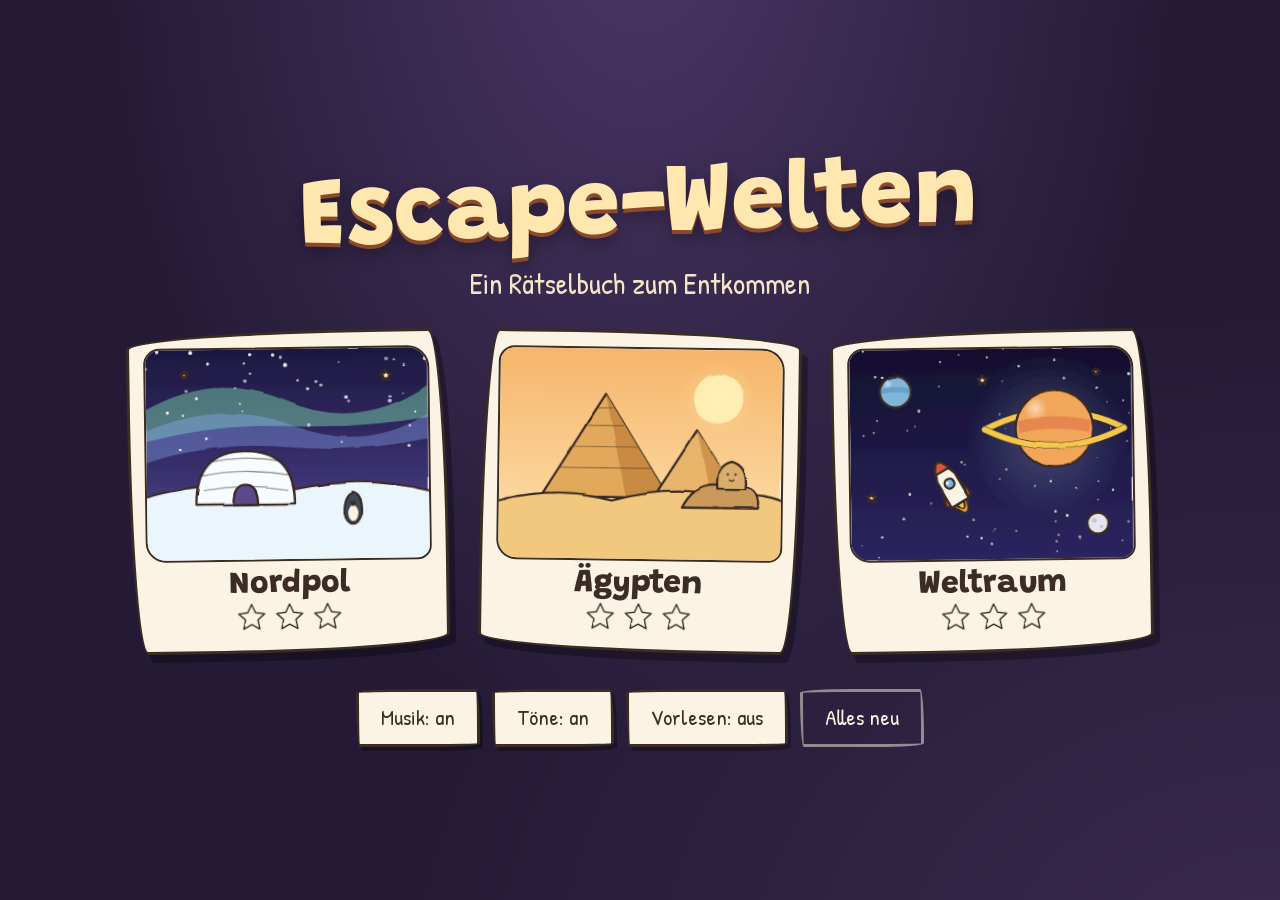
<file: index.html>
<!doctype html>
<html lang="de">
<head>
  <meta charset="utf-8">
  <meta name="viewport" content="width=device-width, initial-scale=1, viewport-fit=cover, user-scalable=no">
  <title>Escape-Welten</title>
  <meta name="description" content="Ein Escape-Buch zum Spielen: Rätsel für Kinder am Nordpol, in Ägypten und im Weltraum.">
  <meta name="theme-color" content="#2a1f3d">
  <meta name="apple-mobile-web-app-capable" content="yes">
  <meta name="mobile-web-app-capable" content="yes">
  <meta name="apple-mobile-web-app-status-bar-style" content="black-translucent">
  <meta name="apple-mobile-web-app-title" content="Escape-Welten">
  <meta name="format-detection" content="telephone=no">
  <link rel="manifest" href="manifest.webmanifest">
  <link rel="icon" href="icons/icon.svg" type="image/svg+xml">
  <link rel="apple-touch-icon" href="icons/apple-touch-icon.png">
  <link rel="preload" href="fonts/patrick-hand.woff2" as="font" type="font/woff2" crossorigin>
  <link rel="stylesheet" href="style.css">
</head>
<body>
  <!-- Zeichen-Filter: machen alle Linien leicht wackelig wie mit der Hand gezeichnet -->
  <svg width="0" height="0" style="position:absolute" aria-hidden="true">
    <defs>
      <filter id="rough" x="-10%" y="-10%" width="120%" height="120%">
        <feTurbulence type="fractalNoise" baseFrequency="0.035" numOctaves="2" seed="3" result="n"/>
        <feDisplacementMap in="SourceGraphic" in2="n" scale="2.6" xChannelSelector="R" yChannelSelector="G"/>
      </filter>
      <filter id="rough-bg" x="-2%" y="-2%" width="104%" height="104%">
        <feTurbulence type="fractalNoise" baseFrequency="0.006" numOctaves="2" seed="7" result="n"/>
        <feDisplacementMap in="SourceGraphic" in2="n" scale="9" xChannelSelector="R" yChannelSelector="G"/>
      </filter>
      <pattern id="hatch" width="6" height="6" patternUnits="userSpaceOnUse" patternTransform="rotate(40)">
        <line x1="0" y1="0" x2="0" y2="6" stroke="#3b2c24" stroke-width="1" opacity=".22"/>
      </pattern>
      <pattern id="hatch-bg" width="16" height="16" patternUnits="userSpaceOnUse" patternTransform="rotate(40)">
        <line x1="0" y1="0" x2="0" y2="16" stroke="#3b2c24" stroke-width="2" opacity=".14"/>
      </pattern>
      <radialGradient id="glow-warm">
        <stop offset="0" stop-color="#fff2c2" stop-opacity=".9"/>
        <stop offset="1" stop-color="#ffd27a" stop-opacity="0"/>
      </radialGradient>
      <radialGradient id="glow-cool">
        <stop offset="0" stop-color="#e8fbff" stop-opacity=".9"/>
        <stop offset="1" stop-color="#9fe3ff" stop-opacity="0"/>
      </radialGradient>
      <linearGradient id="sky-night" x1="0" y1="0" x2="0" y2="1">
        <stop offset="0" stop-color="#1c1840"/>
        <stop offset=".6" stop-color="#3a3170"/>
        <stop offset="1" stop-color="#6b5aa0"/>
      </linearGradient>
      <linearGradient id="sky-day" x1="0" y1="0" x2="0" y2="1">
        <stop offset="0" stop-color="#a9d6f0"/>
        <stop offset="1" stop-color="#eaf6fb"/>
      </linearGradient>
      <linearGradient id="sky-desert" x1="0" y1="0" x2="0" y2="1">
        <stop offset="0" stop-color="#f6b56b"/>
        <stop offset="1" stop-color="#fde3b0"/>
      </linearGradient>
      <linearGradient id="space" x1="0" y1="0" x2="0" y2="1">
        <stop offset="0" stop-color="#120f2e"/>
        <stop offset="1" stop-color="#2c2560"/>
      </linearGradient>
      <radialGradient id="shine" cx="35%" cy="30%" r="70%">
        <stop offset="0" stop-color="#fff" stop-opacity=".55"/>
        <stop offset=".5" stop-color="#fff" stop-opacity="0"/>
      </radialGradient>
    </defs>
  </svg>

  <!-- Buchdeckel / Startseite -->
  <section id="screen-home" class="screen active">
    <div class="cover">
      <h1 class="cover-title">Escape-Welten</h1>
      <p class="cover-sub">Ein Rätselbuch zum Entkommen</p>
      <div id="world-list" class="world-list"></div>
      <div class="cover-foot">
        <button id="btn-music" class="chip" type="button"></button>
        <button id="btn-sound" class="chip" type="button"></button>
        <button id="btn-voice" class="chip" type="button"></button>
        <button id="btn-reset" class="chip ghost" type="button">Alles neu</button>
      </div>
    </div>
  </section>

  <!-- Kapitelauswahl einer Welt -->
  <section id="screen-world" class="screen">
    <header class="bar">
      <button class="iconbtn" data-back="home" type="button" aria-label="Zurück"><span data-icon="back"></span></button>
      <h2 id="world-title"></h2>
      <span class="iconbtn-space"></span>
    </header>
    <div id="adventure-list" class="adventure-list"></div>
  </section>

  <!-- Spiel -->
  <section id="screen-game" class="screen">
    <header class="bar">
      <button class="iconbtn" data-back="world" type="button" aria-label="Zurück"><span data-icon="back"></span></button>
      <h2 id="game-title"></h2>
      <button id="btn-notes" class="iconbtn" type="button" aria-label="Notizbuch"><span data-icon="notebook"></span><b id="notes-count" class="count" hidden></b></button>
      <button id="btn-hint" class="iconbtn" type="button" aria-label="Tipp"><span data-icon="bulb"></span></button>
    </header>
    <div class="stage">
      <div id="page" class="page">
        <div id="scene" class="scene">
          <div id="scene-bg" class="scene-bg"></div>
          <div id="objects" class="objects"></div>
          <div id="fx" class="fx" aria-hidden="true"></div>
          <div id="darkness" class="darkness"></div>
          <div class="paper-grain"></div>
          <div id="page-label" class="page-label"></div>
        </div>
      </div>
    </div>
    <footer class="hud">
      <div class="backpack">
        <span class="backpack-icon" data-icon="backpack"></span>
        <div id="inventory" class="inv-items"></div>
      </div>
      <div id="bubble" class="bubble" aria-live="polite">
        <p id="bubble-text"></p>
        <button id="bubble-say" class="iconbtn small" type="button" aria-label="Vorlesen"><span data-icon="speaker"></span></button>
      </div>
    </footer>
  </section>

  <!-- Rätsel-Fenster -->
  <div id="modal" class="modal" hidden>
    <div class="modal-card paper">
      <button id="modal-close" class="iconbtn small close" type="button" aria-label="Schließen"><span data-icon="close"></span></button>
      <p id="modal-prompt" class="modal-prompt"></p>
      <div id="modal-body"></div>
    </div>
  </div>

  <!-- Notizbuch -->
  <div id="notes" class="modal" hidden>
    <div class="modal-card notebook">
      <button id="notes-close" class="iconbtn small close" type="button" aria-label="Schließen"><span data-icon="close"></span></button>
      <h3>Mein Notizbuch</h3>
      <ul id="notes-list"></ul>
    </div>
  </div>

  <!-- Gewonnen -->
  <div id="win" class="modal" hidden>
    <div class="modal-card paper win-card">
      <div class="win-art" id="win-art"></div>
      <h2>Geschafft!</h2>
      <p id="win-text"></p>
      <div class="win-actions">
        <button id="win-world" class="chip" type="button">Zum Kapitel-Menü</button>
        <button id="win-next" class="chip primary" type="button">Nächstes Abenteuer</button>
      </div>
    </div>
  </div>

  <div id="confetti" class="confetti" aria-hidden="true"></div>

  <script src="engine/art-common.js"></script>
  <script src="worlds/nordpol.js"></script>
  <script src="worlds/aegypten.js"></script>
  <script src="worlds/weltraum.js"></script>
  <script src="engine/music.js"></script>
  <script src="engine/game.js"></script>
</body>
</html>
</file>
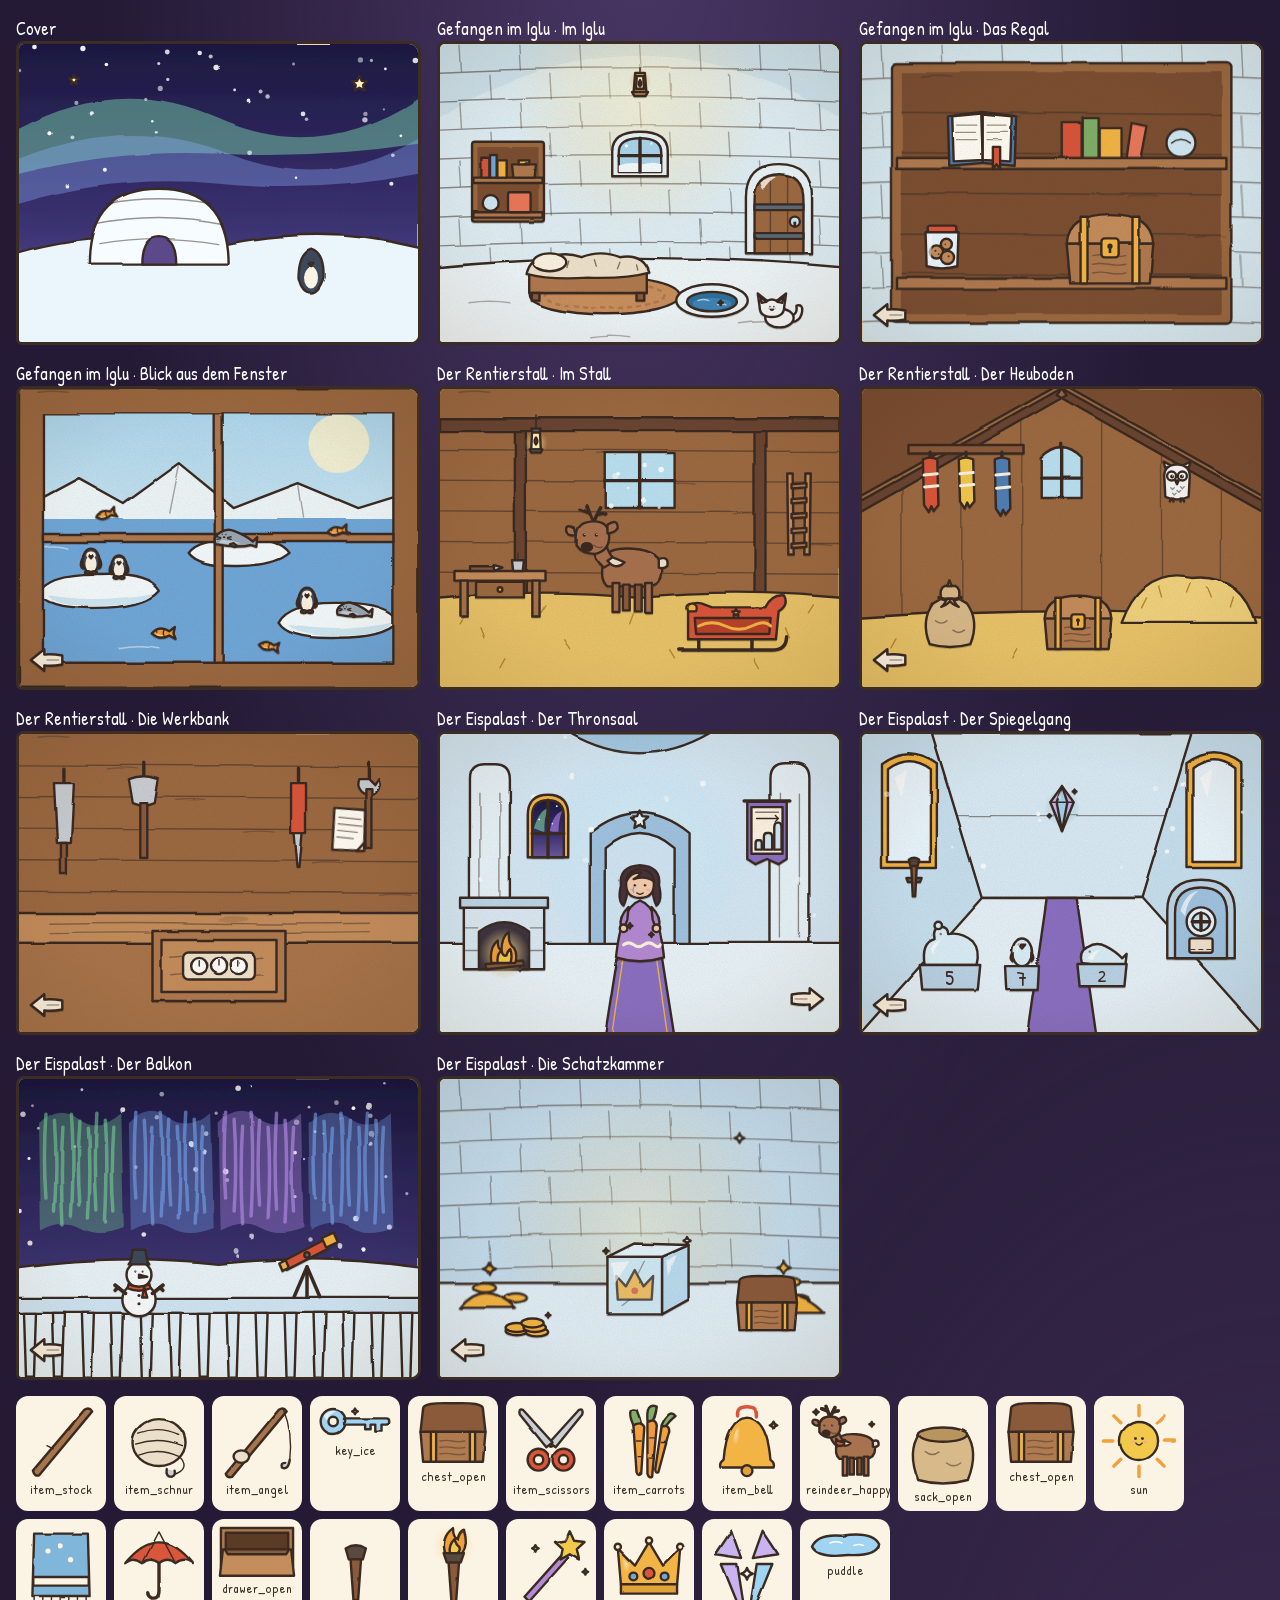
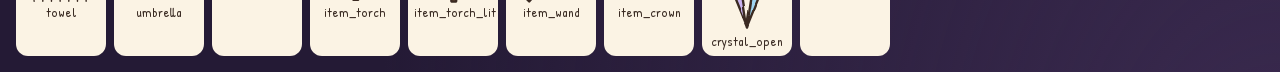
<file: tools/gallery.html>
<!doctype html>
<html lang="de">
<head>
  <meta charset="utf-8">
  <title>Galerie</title>
  <link rel="stylesheet" href="../style.css">
  <style>
    html, body { overflow: auto; height: auto; }
    body { padding: 16px; }
    .grid { display: grid; grid-template-columns: repeat(var(--cols, 3), 1fr); gap: 16px; }
    .cell { color: #fff; font-size: 18px; }
    .cell .scene { aspect-ratio: 4/3; height: auto; --u: 1cqw; container-type: inline-size; }
    .cell .obj[hidden] { display: block !important; opacity: .45; outline: 2px dashed #f0f; }
    .items { display: flex; flex-wrap: wrap; gap: 8px; margin-top: 16px; }
    .items div { width: 90px; background: #fbf3e4; border-radius: 12px; padding: 6px; text-align: center; font-size: 13px; }
  </style>
</head>
<body>
  <!-- gleiche Filter wie im Spiel -->
  <svg width="0" height="0" style="position:absolute" id="defs-host"></svg>
  <div class="grid" id="grid"></div>
  <div class="items" id="items"></div>
  <script src="../engine/art-common.js"></script>
  <script src="../worlds/nordpol.js"></script>
  <script src="../worlds/aegypten.js"></script>
  <script src="../worlds/weltraum.js"></script>
  <script>
    // Filter/Verläufe aus index.html übernehmen
    fetch('../index.html').then((r) => r.text()).then((html) => {
      const m = html.match(/<defs>[\s\S]*?<\/defs>/);
      document.getElementById('defs-host').innerHTML = m[0];
    });
    const q = new URLSearchParams(location.search);
    const world = q.get('w') || 'nordpol';
    const advFilter = q.get('a');
    document.body.style.setProperty('--cols', q.get('cols') || 3);
    const grid = document.getElementById('grid');
    const w = WORLDS.find((x) => x.id === world);
    if (!advFilter) {
      grid.insertAdjacentHTML('beforeend', `<div class="cell">Cover<div class="scene">${art(w.cover)}</div></div>`);
    }
    for (const adv of w.adventures) {
      if (advFilter && adv.id !== advFilter) continue;
      for (const [pid, p] of Object.entries(adv.pages)) {
        const objs = p.objects.map((o) => `<div class="obj${o.static ? ' static' : ''}" ${o.hidden ? 'hidden' : ''} style="left:${o.x}%;top:${o.y}%;width:${o.w}%;${o.rot ? `rotate:${o.rot}deg;` : ''}${o.z ? `z-index:${o.z}` : ''}">${art(o.art)}</div>`).join('');
        const back = p.back ? `<div class="obj" style="left:7%;top:91%;width:9%">${art('nav_left')}</div>` : '';
        grid.insertAdjacentHTML('beforeend', `<div class="cell">${adv.title} · ${p.name}<div class="scene"><div class="scene-bg">${art(p.bg)}</div><div class="objects">${objs}${back}</div><div class="paper-grain"></div></div></div>`);
      }
      const extra = new Set();
      Object.values(adv.items).forEach((it) => extra.add(it.art));
      Object.values(adv.pages).forEach((p) => p.objects.forEach((o) => { if (o.become) extra.add(o.become); if (o.puzzle) (o.puzzle.options || []).concat(...(o.puzzle.wheels || [])).forEach((op) => op.art && extra.add(op.art)); }));
      document.getElementById('items').insertAdjacentHTML('beforeend', [...extra].map((a) => `<div>${art(a)}${a}</div>`).join(''));
    }
  </script>
</body>
</html>
</file>
<file: style.css>
@font-face {
  font-family: 'Patrick Hand';
  src: url(fonts/patrick-hand.woff2) format('woff2');
  font-display: swap;
}
@font-face {
  font-family: 'Grandstander';
  src: url(fonts/grandstander-800.woff) format('woff');
  font-weight: 800;
  font-display: swap;
}

:root {
  --ink: #3b2c24;
  --paper: #fbf3e4;
  --paper-2: #f3e5c8;
  --night: #241a35;
  --accent: #e8743b;
  --good: #4f9d5d;
  --gold: #f2b544;
  --hand: 'Patrick Hand', 'Comic Sans MS', 'Chalkboard SE', system-ui, sans-serif;
  --title: 'Grandstander', 'Patrick Hand', 'Chalkboard SE', system-ui, sans-serif;
  /* handgezeichnete, ungleichmäßige Ecken */
  --wobbly: 255px 18px 225px 18px / 18px 225px 18px 255px;
  --wobbly-2: 18px 225px 18px 255px / 255px 18px 225px 18px;
  --app-h: 100%;
}

* { box-sizing: border-box; }

/*
 * iPad-Fix gegen den weißen Balken unten: Als Home-Bildschirm-App mit durchsichtiger
 * Statusleiste ist der Viewport auf iOS um die Statusleistenhöhe zu kurz. Darum
 * bekommt html eine dunkle Hintergrundfarbe und mindestens die volle Höhe inkl. Statusleiste,
 * und game.js setzt --app-h im Standalone-Modus auf die echte Bildschirmhöhe.
 */
html {
  background: var(--night);
  height: 100%;
  min-height: calc(100% + env(safe-area-inset-top));
}
body {
  margin: 0;
  min-height: calc(100% + env(safe-area-inset-top));
  overflow: hidden;
  overscroll-behavior: none;
  font-family: var(--hand);
  color: var(--ink);
  background:
    radial-gradient(ellipse at 50% -10%, #4a3766 0, transparent 60%),
    radial-gradient(ellipse at 100% 110%, #3a2a4f 0, transparent 50%),
    var(--night);
  -webkit-user-select: none;
  user-select: none;
  -webkit-touch-callout: none;
  -webkit-tap-highlight-color: transparent;
  touch-action: manipulation;
  -webkit-text-size-adjust: 100%;
}

button {
  font: inherit;
  color: inherit;
  border: 0;
  background: none;
  padding: 0;
  cursor: pointer;
  touch-action: manipulation;
}

svg.art { display: block; width: 100%; height: auto; overflow: visible; }
svg.art .o:not([stroke]) { stroke: var(--ink); }
svg.art .thin:not([stroke]), svg.art .thick:not([stroke]) { stroke: var(--ink); }
svg.art .o { stroke-width: 2.4px; stroke-linejoin: round; stroke-linecap: round; vector-effect: non-scaling-stroke; }
svg.art .thin { stroke-width: 1.4px; stroke-linejoin: round; stroke-linecap: round; vector-effect: non-scaling-stroke; fill: none; }
svg.art .thick { stroke-width: 3.4px; stroke-linejoin: round; stroke-linecap: round; vector-effect: non-scaling-stroke; }
svg.art .line { fill: none; }
svg.art .rough { filter: url(#rough); }
svg.art .rough-bg { filter: url(#rough-bg); }

/* ---------- Screens ---------- */
.screen {
  position: fixed;
  top: 0; left: 0; right: 0;
  height: var(--app-h);
  display: none;
  flex-direction: column;
  padding: env(safe-area-inset-top) env(safe-area-inset-right) env(safe-area-inset-bottom) env(safe-area-inset-left);
}
.screen.active { display: flex; }
#screen-home, #screen-world { overflow-y: auto; -webkit-overflow-scrolling: touch; }

/* ---------- Buchdeckel ---------- */
.cover {
  margin: auto;
  width: min(1100px, 100% - 32px);
  padding: clamp(20px, 4vh, 44px) clamp(16px, 3vw, 40px) clamp(20px, 3vh, 32px);
  text-align: center;
}
.cover-title {
  font-family: var(--title);
  font-weight: 800;
  font-size: clamp(46px, 8vw, 96px);
  margin: 0;
  color: #ffe7b0;
  letter-spacing: .01em;
  text-shadow: 0 4px 0 #8a4a2a, 0 8px 18px rgba(0,0,0,.35);
  transform: rotate(-2deg);
}
.cover-sub { color: #f3e5c8; font-size: clamp(22px, 2.8vw, 30px); margin: .2em 0 clamp(16px, 3vh, 32px); }

.world-list {
  display: grid;
  grid-template-columns: repeat(auto-fit, minmax(240px, 1fr));
  gap: clamp(16px, 2.5vw, 32px);
}
.world-card {
  position: relative;
  background: var(--paper);
  border: 3px solid var(--ink);
  border-radius: var(--wobbly);
  padding: 14px 14px 16px;
  box-shadow: 6px 8px 0 rgba(0,0,0,.3);
  transition: transform .15s;
  text-align: center;
}
.world-card:nth-child(odd) { transform: rotate(-.8deg); }
.world-card:nth-child(2) { border-radius: var(--wobbly-2); transform: rotate(.8deg); }
.world-card:active { transform: translateY(4px) rotate(0); box-shadow: 3px 4px 0 rgba(0,0,0,.3); }
.world-card .pic {
  border-radius: 16px 22px 14px 20px;
  overflow: hidden;
  border: 2.5px solid var(--ink);
  aspect-ratio: 4 / 3;
}
.world-card .pic svg { width: 100%; height: 100%; display: block; }
.world-card .name { font-family: var(--title); font-weight: 800; font-size: 32px; margin-top: 8px; }
.stars { display: flex; justify-content: center; gap: 4px; height: 34px; }
.stars span { width: 34px; }

.cover-foot { display: flex; gap: 12px; justify-content: center; flex-wrap: wrap; margin-top: clamp(20px, 4vh, 40px); }

.chip {
  padding: 10px 22px 12px;
  font-size: 22px;
  background: var(--paper);
  border: 3px solid var(--ink);
  border-radius: var(--wobbly);
  box-shadow: 3px 4px 0 rgba(0,0,0,.3);
}
.chip:active { transform: translate(2px, 3px); box-shadow: 1px 1px 0 rgba(0,0,0,.3); }
.chip.primary { background: var(--accent); color: #fff; }
.chip.ghost { background: transparent; color: var(--paper); border-color: rgba(251,243,228,.5); box-shadow: none; }

/* ---------- Leisten ---------- */
.bar {
  display: flex; align-items: center; gap: 10px;
  padding: 8px 14px 4px;
  color: var(--paper);
}
.bar h2 {
  margin: 0; flex: 1; text-align: center;
  font-family: var(--title); font-weight: 800;
  font-size: clamp(22px, 3vw, 34px);
  text-shadow: 0 3px 0 rgba(0,0,0,.35);
}
.iconbtn {
  position: relative;
  width: 58px; height: 58px;
  flex: none;
  background: var(--paper);
  border: 3px solid var(--ink);
  border-radius: 48% 52% 46% 54% / 54% 46% 54% 46%;
  box-shadow: 2px 4px 0 rgba(0,0,0,.35);
  display: grid; place-items: center;
}
.iconbtn > span { width: 70%; display: block; }
.iconbtn:active { transform: translateY(3px); box-shadow: 1px 1px 0 rgba(0,0,0,.35); }
.iconbtn.small { width: 46px; height: 46px; }
.iconbtn.pulse { animation: pulse 1.2s ease-in-out infinite; }
.iconbtn-space { width: 58px; }
.iconbtn .count {
  position: absolute; top: -8px; right: -8px;
  min-width: 26px; height: 26px; padding: 0 6px;
  background: var(--accent); color: #fff;
  border: 2px solid var(--ink);
  border-radius: 13px;
  font: 18px/22px var(--hand);
}
.iconbtn .count[hidden] { display: none; }
.iconbtn.bump { animation: bump .6s; }

/* ---------- Kapitel ---------- */
.adventure-list {
  display: grid;
  grid-template-columns: repeat(auto-fit, minmax(250px, 1fr));
  gap: clamp(16px, 2.5vw, 30px);
  padding: 2vh clamp(16px, 4vw, 48px) 4vh;
  max-width: 1200px; width: 100%; margin: auto;
}
.adv-card {
  position: relative;
  background: var(--paper);
  border: 3px solid var(--ink);
  border-radius: var(--wobbly-2);
  padding: 12px 12px 14px;
  box-shadow: 6px 8px 0 rgba(0,0,0,.3);
  text-align: center;
}
.adv-card:nth-child(2) { border-radius: var(--wobbly); }
.adv-card:active { transform: translateY(4px); box-shadow: 3px 4px 0 rgba(0,0,0,.3); }
.adv-card .pic { position: relative; border: 2.5px solid var(--ink); border-radius: 14px 20px 12px 18px; overflow: hidden; aspect-ratio: 4/3; }
.adv-card .pic svg { width: 100%; height: 100%; display: block; }
.mini { position: absolute; inset: 0; }
.mini > svg { width: 100%; height: 100%; }
.mini-obj { position: absolute; transform: translate(-50%, -50%); }
.adv-card.locked .pic .mini { filter: grayscale(1) brightness(.7) blur(3px); }
.adv-card .chapter { font-size: 20px; opacity: .7; margin-top: 6px; }
.adv-card .name { font-family: var(--title); font-weight: 800; font-size: 26px; line-height: 1.1; }
.adv-card .state { font-size: 20px; margin-top: 4px; }
.adv-card .badge { position: absolute; top: -14px; right: -10px; width: 56px; transform: rotate(12deg); }
.adv-card .lock { position: absolute; left: 50%; top: 50%; width: 30%; transform: translate(-50%, -50%); }
.adv-card.locked:active { transform: none; }

/* ---------- Spielseite ---------- */
.stage {
  flex: 1;
  min-height: 0;
  display: grid;
  place-items: center;
  padding: 4px 12px;
}
.page {
  position: relative;
  width: min(100%, calc((100vh - 270px) * 4 / 3));
  aspect-ratio: 4 / 3;
  padding: 1.2%;
  background: var(--paper);
  border-radius: 10px 14px 12px 8px;
  box-shadow: 0 0 0 2px #d9c7a3, 8px 10px 0 rgba(0,0,0,.35), 0 16px 40px rgba(0,0,0,.35);
}
.scene {
  --u: .88vmin;
  position: relative;
  width: 100%; height: 100%;
  overflow: hidden;
  border: 3px solid var(--ink);
  border-radius: 8px 12px 10px 6px;
  background: #e9dcc0;
}
@supports (width: 1cqw) {
  .stage { container-type: size; }
  .page { width: min(100cqw, 133.33cqh); }
  .scene { container-type: size; --u: 1cqw; }
}
.scene.flip-out { animation: flipOut .22s ease-in forwards; }
.scene.flip-in { animation: flipIn .3s ease-out; }
.scene-bg, .objects { position: absolute; inset: 0; }
.scene-bg svg { width: 100%; height: 100%; display: block; }

.obj {
  position: absolute;
  transform: translate(-50%, -50%);
  z-index: 2;
}
.obj svg.art { filter: drop-shadow(0 calc(.35 * var(--u)) 0 rgba(59,44,36,.25)); }
.obj.tap { cursor: pointer; }
.obj.tap:active { transform: translate(-50%, -50%) scale(.94); }
.obj.static { pointer-events: none; z-index: 1; }
.obj.glow { z-index: 6; }
.obj.glow::before {
  content: '';
  position: absolute; inset: -45%;
  z-index: -1;
  border-radius: 50%;
  background: radial-gradient(circle, rgba(255, 214, 110, .85) 0, rgba(255, 190, 60, .35) 40%, transparent 70%);
  will-change: opacity, transform;
  animation: glow 1.6s ease-in-out infinite;
}
.obj.wiggle { animation: wiggle .45s; }
.obj.appear { animation: appearObj .55s; }
.obj.gone { animation: gone .4s forwards; pointer-events: none; }
.obj.nav svg.art { will-change: transform; animation: nudge 1.8s ease-in-out infinite; }

.darkness {
  position: absolute; inset: 0;
  background: radial-gradient(circle at var(--lx, 50%) var(--ly, 50%), rgba(20,12,30,.45) 0, rgba(12,8,20,.97) calc(16 * var(--u)));
  z-index: 5;
  transition: opacity 1.4s;
  display: none;
}
.darkness.on { display: block; }
.darkness.fade { opacity: 0; pointer-events: none; }
.darkness.instant { transition: none; }

/* ---------- Leben: Atmen & Blinzeln ---------- */
.obj.alive > svg.art { will-change: transform; animation: breathe 3.8s ease-in-out infinite; animation-delay: var(--breathe-delay, 0s); }
.obj .eye { transform-box: fill-box; transform-origin: center; }
.obj.blink .eye { animation: blink .26s ease-in-out; }
@keyframes breathe { 0%, 100% { transform: translateY(0); } 50% { transform: translateY(calc(-.35 * var(--u))); } }
@keyframes blink { 0%, 100% { transform: scaleY(1); } 45%, 60% { transform: scaleY(.1); } }

/* ---------- Stimmungs-Effekte ---------- */
.fx { position: absolute; inset: 0; z-index: 8; pointer-events: none; overflow: hidden; transition: opacity 1.4s; }
.fx.dim { opacity: 0; }
.fx i {
  position: absolute;
  width: calc(var(--s) * var(--u)); height: calc(var(--s) * var(--u));
  border-radius: 50%;
  will-change: transform, opacity;
  animation: var(--anim) var(--dur) linear infinite;
  animation-delay: var(--delay);
}
.fx-snow i { --anim: fx-snow; background: radial-gradient(circle, #fff 0 45%, rgba(255,255,255,0) 72%); opacity: .95; }
.fx-dust i, .fx-warm i { --anim: fx-float; background: radial-gradient(circle, #fff1c4 0 30%, rgba(255,215,122,.5) 50%, transparent 72%); opacity: 0; animation-timing-function: ease-in-out; }
.fx-warm i { background: radial-gradient(circle, #fff 0 30%, rgba(255,240,200,.5) 50%, transparent 72%); }
.fx-heat i { --anim: fx-drift; background: #f7d8a0; opacity: 0; width: calc(var(--s) * 1.6 * var(--u)); border-radius: 40%; }
.fx-stars i, .fx-glitter i {
  --anim: fx-twinkle;
  border-radius: 0;
  background: #fff8d6;
  clip-path: polygon(50% 0, 62% 38%, 100% 50%, 62% 62%, 50% 100%, 38% 62%, 0 50%, 38% 38%);
  animation-timing-function: ease-in-out;
}
.fx-glitter i { background: #e6fbff; }
.fx-bubbles i {
  --anim: fx-bubble;
  background: radial-gradient(circle at 35% 30%, rgba(255,255,255,.9) 0 18%, transparent 22%), var(--c);
  opacity: 0;
  border: 1.5px solid rgba(59,44,36,.35);
  animation-timing-function: ease-in-out;
}
@keyframes fx-snow {
  0% { transform: translate(0, 0); }
  50% { transform: translate(calc(var(--dx) * var(--u)), calc(55 * var(--u))); }
  100% { transform: translate(calc(var(--dx) * -.5 * var(--u)), calc(80 * var(--u))); }
}
@keyframes fx-float {
  0%, 100% { transform: translate(0, 0); opacity: 0; }
  30%, 70% { opacity: .8; }
  50% { transform: translate(calc(var(--dx) * var(--u)), calc(-6 * var(--u))); }
}
@keyframes fx-drift {
  0% { transform: translate(0, 0); opacity: 0; }
  20%, 80% { opacity: .7; }
  100% { transform: translate(calc(14 * var(--u)), calc(var(--dx) * .3 * var(--u))); opacity: 0; }
}
@keyframes fx-twinkle {
  0%, 100% { transform: scale(.2) rotate(0); opacity: 0; }
  50% { transform: scale(1) rotate(45deg); opacity: 1; }
}
@keyframes fx-bubble {
  0% { transform: translate(0, calc(10 * var(--u))) scale(.6); opacity: 0; }
  20%, 80% { opacity: .75; }
  100% { transform: translate(calc(var(--dx) * var(--u)), calc(-30 * var(--u))) scale(1); opacity: 0; }
}

/* Papierstruktur über allem – macht Farben "aquarellig" */
.paper-grain {
  position: absolute; inset: 0;
  pointer-events: none;
  z-index: 7;
  mix-blend-mode: multiply;
  opacity: .5;
  background-image: url("data:image/svg+xml,%3Csvg xmlns='http://www.w3.org/2000/svg' width='300' height='300'%3E%3Cfilter id='n'%3E%3CfeTurbulence type='fractalNoise' baseFrequency='.8' numOctaves='3' stitchTiles='stitch'/%3E%3CfeColorMatrix values='0 0 0 0 .55 0 0 0 0 .45 0 0 0 0 .32 0 0 0 .45 0'/%3E%3C/filter%3E%3Crect width='300' height='300' filter='url(%23n)'/%3E%3C/svg%3E"),
    radial-gradient(ellipse at 50% 50%, transparent 55%, rgba(120,90,50,.28) 100%);
}

.page-label {
  position: absolute; left: 1.6%; top: 2%;
  z-index: 9;
  font-size: calc(2.4 * var(--u));
  background: var(--paper);
  border: 2px solid var(--ink);
  border-radius: var(--wobbly);
  padding: 0 calc(1.4 * var(--u)) calc(.2 * var(--u));
  box-shadow: 2px 3px 0 rgba(0,0,0,.2);
  pointer-events: none;
}

/* ---------- Leiste unten ---------- */
.hud {
  display: flex; gap: 12px; align-items: stretch;
  margin: 8px 14px 10px;
  min-height: 106px;
}
.backpack {
  flex: none;
  display: flex; align-items: center; gap: 10px;
  padding: 8px 14px;
  min-width: 130px;
  background: #6b4a33;
  border: 3px solid var(--ink);
  border-radius: var(--wobbly-2);
  box-shadow: inset 0 0 0 3px rgba(255,255,255,.12), 3px 4px 0 rgba(0,0,0,.35);
}
.backpack-icon { width: 56px; flex: none; }
.inv-items { display: flex; gap: 10px; flex-wrap: wrap; }
.inv-item {
  width: 76px; height: 76px;
  padding: 6px;
  background: var(--paper);
  border: 3px solid var(--ink);
  border-radius: 46% 54% 50% 50% / 50% 46% 54% 50%;
  box-shadow: 2px 3px 0 rgba(0,0,0,.3);
  display: grid; place-items: center;
  transition: transform .15s;
}
.inv-item svg.art { width: 100%; height: 100%; }
.inv-item.new { animation: pop .55s; }
.inv-item.selected { transform: translateY(-8px) rotate(-6deg); background: #ffe7a6; box-shadow: 0 0 0 4px var(--gold), 2px 10px 0 rgba(0,0,0,.3); }

.bubble {
  flex: 1; min-width: 0;
  display: flex; align-items: center; gap: 12px;
  padding: 8px 12px 8px 22px;
  background: var(--paper);
  border: 3px solid var(--ink);
  border-radius: var(--wobbly);
  box-shadow: 3px 4px 0 rgba(0,0,0,.35);
  font-size: clamp(22px, 2.4vw, 27px);
  line-height: 1.22;
}
.bubble p { margin: 0; flex: 1; }
.bubble.flash { animation: flash .45s; }

/* ---------- Fenster ---------- */
.modal {
  position: fixed; inset: 0;
  z-index: 50;
  display: grid; place-items: center;
  padding: 16px;
  background: rgba(20, 12, 30, .55);
}
.modal[hidden] { display: none; }
.modal-card {
  position: relative;
  width: min(680px, 100%);
  max-height: calc(var(--app-h) - 40px);
  overflow-y: auto;
  padding: 30px 28px 28px;
  text-align: center;
  background: var(--paper);
  border: 3px solid var(--ink);
  border-radius: 30px 24px 34px 22px / 24px 32px 22px 30px;
  box-shadow: 8px 10px 0 rgba(0,0,0,.35);
  animation: appear .3s;
}
.modal-card .close { position: absolute; top: 10px; right: 10px; }
.modal-card.shake { animation: shake .4s; }
.modal-prompt { font-size: 28px; line-height: 1.25; margin: 6px 44px 20px; }

.opt-art { width: 72px; height: 72px; display: grid; place-items: center; }
.opt-art svg.art { width: 100%; height: 100%; }
.opt-text { font-size: 22px; }
.swatch { width: 60px; height: 60px; border: 3px solid var(--ink); border-radius: 50% 46% 52% 48%; }
.big-text { font-size: 44px; line-height: 1; }

.code-display { display: flex; justify-content: center; gap: 12px; margin-bottom: 18px; }
.code-display span {
  width: 64px; height: 78px;
  display: grid; place-items: center;
  font-size: 50px;
  background: #fff;
  border: 3px solid var(--ink);
  border-radius: 12px 16px 10px 14px;
}
.keypad { display: grid; grid-template-columns: repeat(3, 86px); gap: 12px; justify-content: center; }
.keypad button, .choices button, .seq-pad button, .wheel button {
  background: #fff;
  border: 3px solid var(--ink);
  box-shadow: 2px 4px 0 rgba(0,0,0,.25);
}
.keypad button { height: 72px; font-size: 40px; border-radius: 16px 22px 14px 20px; }
.keypad button:active, .choices button:active, .seq-pad button:active, .wheel button:active { transform: translateY(3px); box-shadow: 1px 1px 0 rgba(0,0,0,.25); }
.keypad .ok { background: var(--good); color: #fff; }

.choices, .seq-pad { display: flex; flex-wrap: wrap; gap: 16px; justify-content: center; }
.choices button, .seq-pad button {
  min-width: 128px; padding: 12px 12px 10px;
  border-radius: 26px 18px 28px 20px / 20px 28px 18px 26px;
  display: flex; flex-direction: column; align-items: center; gap: 4px;
}
.seq-progress { display: flex; justify-content: center; gap: 10px; min-height: 70px; margin-bottom: 18px; }
.seq-progress span {
  width: 66px; height: 66px; padding: 6px;
  border: 3px dashed #b9a27f; border-radius: 14px;
  display: grid; place-items: center;
}
.seq-progress span.filled { border: 3px solid var(--ink); background: #fff; animation: pop .3s; }
.seq-progress span svg.art { width: 100%; height: 100%; }
.seq-progress span .swatch { width: 100%; height: 100%; border-width: 2px; }

.wheels { display: flex; justify-content: center; gap: 14px; margin-bottom: 22px; flex-wrap: wrap; }
.wheel { display: flex; flex-direction: column; align-items: center; gap: 6px; }
.wheel button { width: 86px; height: 44px; border-radius: 14px 18px 12px 16px; font-size: 26px; line-height: 1; }
.wheel .face {
  width: 86px; height: 96px; padding: 8px;
  background: #fff;
  border: 3px solid var(--ink);
  border-radius: 12px;
  display: grid; place-items: center;
  font-size: 50px;
  box-shadow: inset 0 10px 10px -8px rgba(0,0,0,.25), inset 0 -10px 10px -8px rgba(0,0,0,.25);
}
.wheel .face svg.art { width: 100%; height: 100%; }
.wheel .face .swatch { width: 62px; height: 62px; }
.wheel .face.turn { animation: turn .2s; }

.notebook { background: #fffdf6 repeating-linear-gradient(transparent 0 35px, #b9d3e8 35px 37px); text-align: left; }
.notebook h3 { font-family: var(--title); font-size: 32px; margin: 0 0 12px; text-align: center; }
.notebook ul { list-style: none; margin: 0; padding: 0; }
.notebook li { display: flex; gap: 12px; align-items: center; font-size: 24px; line-height: 1.25; padding: 8px 0; border-bottom: 2px dashed #e5d6b8; }
.notebook li .from { font-size: 18px; opacity: .6; display: block; }
.notebook li .pin { width: 40px; flex: none; }
.notebook .empty { text-align: center; opacity: .6; border: 0; justify-content: center; }

.win-card h2 { font-family: var(--title); font-weight: 800; font-size: 52px; margin: 0 0 6px; }
.win-card p { font-size: 26px; line-height: 1.3; margin: 0 0 22px; }
.win-art { width: 170px; margin: -8px auto 0; animation: bounce 1.2s ease-in-out infinite; }
.win-actions { display: flex; gap: 14px; justify-content: center; flex-wrap: wrap; }

.confetti { position: fixed; inset: 0; pointer-events: none; z-index: 60; overflow: hidden; }
.confetti i { position: absolute; top: -40px; width: 16px; height: 22px; border: 2px solid var(--ink); border-radius: 4px 8px 3px 7px; animation: fall linear forwards; }

/* ---------- Animationen ---------- */
@keyframes pop { 0% { transform: scale(.2); } 70% { transform: scale(1.18); } 100% { transform: scale(1); } }
@keyframes appear { from { opacity: 0; transform: translateY(14px) scale(.97); } to { opacity: 1; transform: none; } }
@keyframes appearObj { from { opacity: 0; transform: translate(-50%, -50%) scale(.3); } to { opacity: 1; transform: translate(-50%, -50%) scale(1); } }
@keyframes gone { to { opacity: 0; transform: translate(-50%, -85%) scale(1.25); } }
@keyframes wiggle {
  0%, 100% { transform: translate(-50%, -50%) rotate(0); }
  25% { transform: translate(-50%, -50%) rotate(-6deg); }
  75% { transform: translate(-50%, -50%) rotate(6deg); }
}
@keyframes glow {
  0%, 100% { opacity: .45; transform: scale(.85); }
  50% { opacity: 1; transform: scale(1.05); }
}
@keyframes nudge { 0%, 100% { transform: translateX(0); } 50% { transform: translateX(calc(.8 * var(--u))); } }
@keyframes pulse { 0%, 100% { transform: scale(1); } 50% { transform: scale(1.12) rotate(-6deg); } }
@keyframes bump { 0%, 100% { transform: scale(1); } 40% { transform: scale(1.3) rotate(8deg); } }
@keyframes flash { 0% { transform: scale(.98); background: #fff0bf; } 100% { transform: none; } }
@keyframes shake {
  0%, 100% { transform: translateX(0); } 20% { transform: translateX(-14px); }
  40% { transform: translateX(14px); } 60% { transform: translateX(-8px); } 80% { transform: translateX(8px); }
}
@keyframes bounce { 0%, 100% { transform: translateY(0) rotate(-3deg); } 50% { transform: translateY(-12px) rotate(3deg); } }
@keyframes fall { to { transform: translateY(115vh) rotate(800deg); } }
@keyframes flipOut { to { transform: perspective(1400px) rotateY(-70deg); opacity: 0; } }
@keyframes flipIn { from { transform: perspective(1400px) rotateY(60deg); opacity: 0; } to { transform: none; opacity: 1; } }
@keyframes turn { from { transform: translateY(-30%); opacity: .2; } to { transform: none; opacity: 1; } }

@media (max-width: 700px) {
  .hud { flex-direction: column-reverse; }
}
@media (max-height: 600px) {
  .hud { min-height: 76px; margin: 4px 10px 6px; }
  .inv-item { width: 58px; height: 58px; }
  .iconbtn { width: 48px; height: 48px; }
  .page { width: min(100%, calc((var(--app-h) - 200px) * 4 / 3)); }
}
@media (prefers-reduced-motion: reduce) {
  *, *::before, *::after { animation-duration: .01ms !important; animation-iteration-count: 1 !important; }
}
</file>
